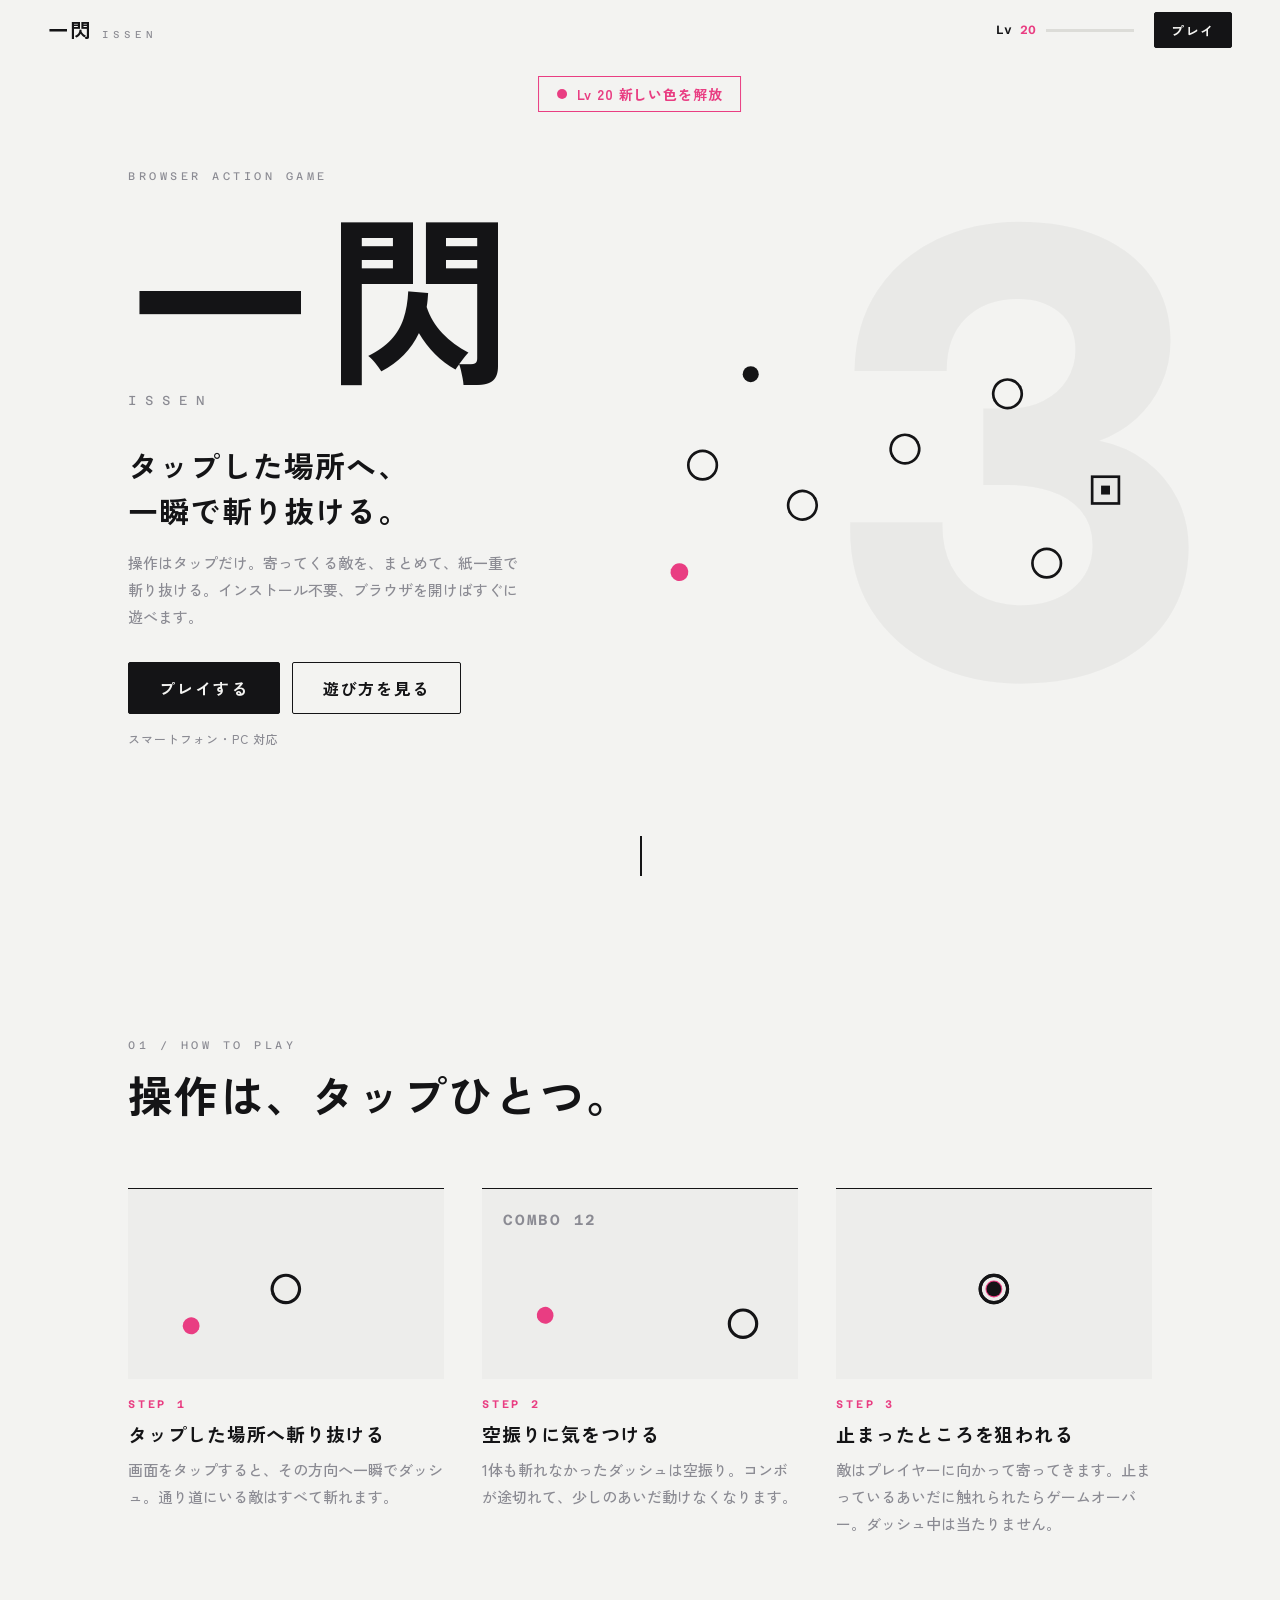
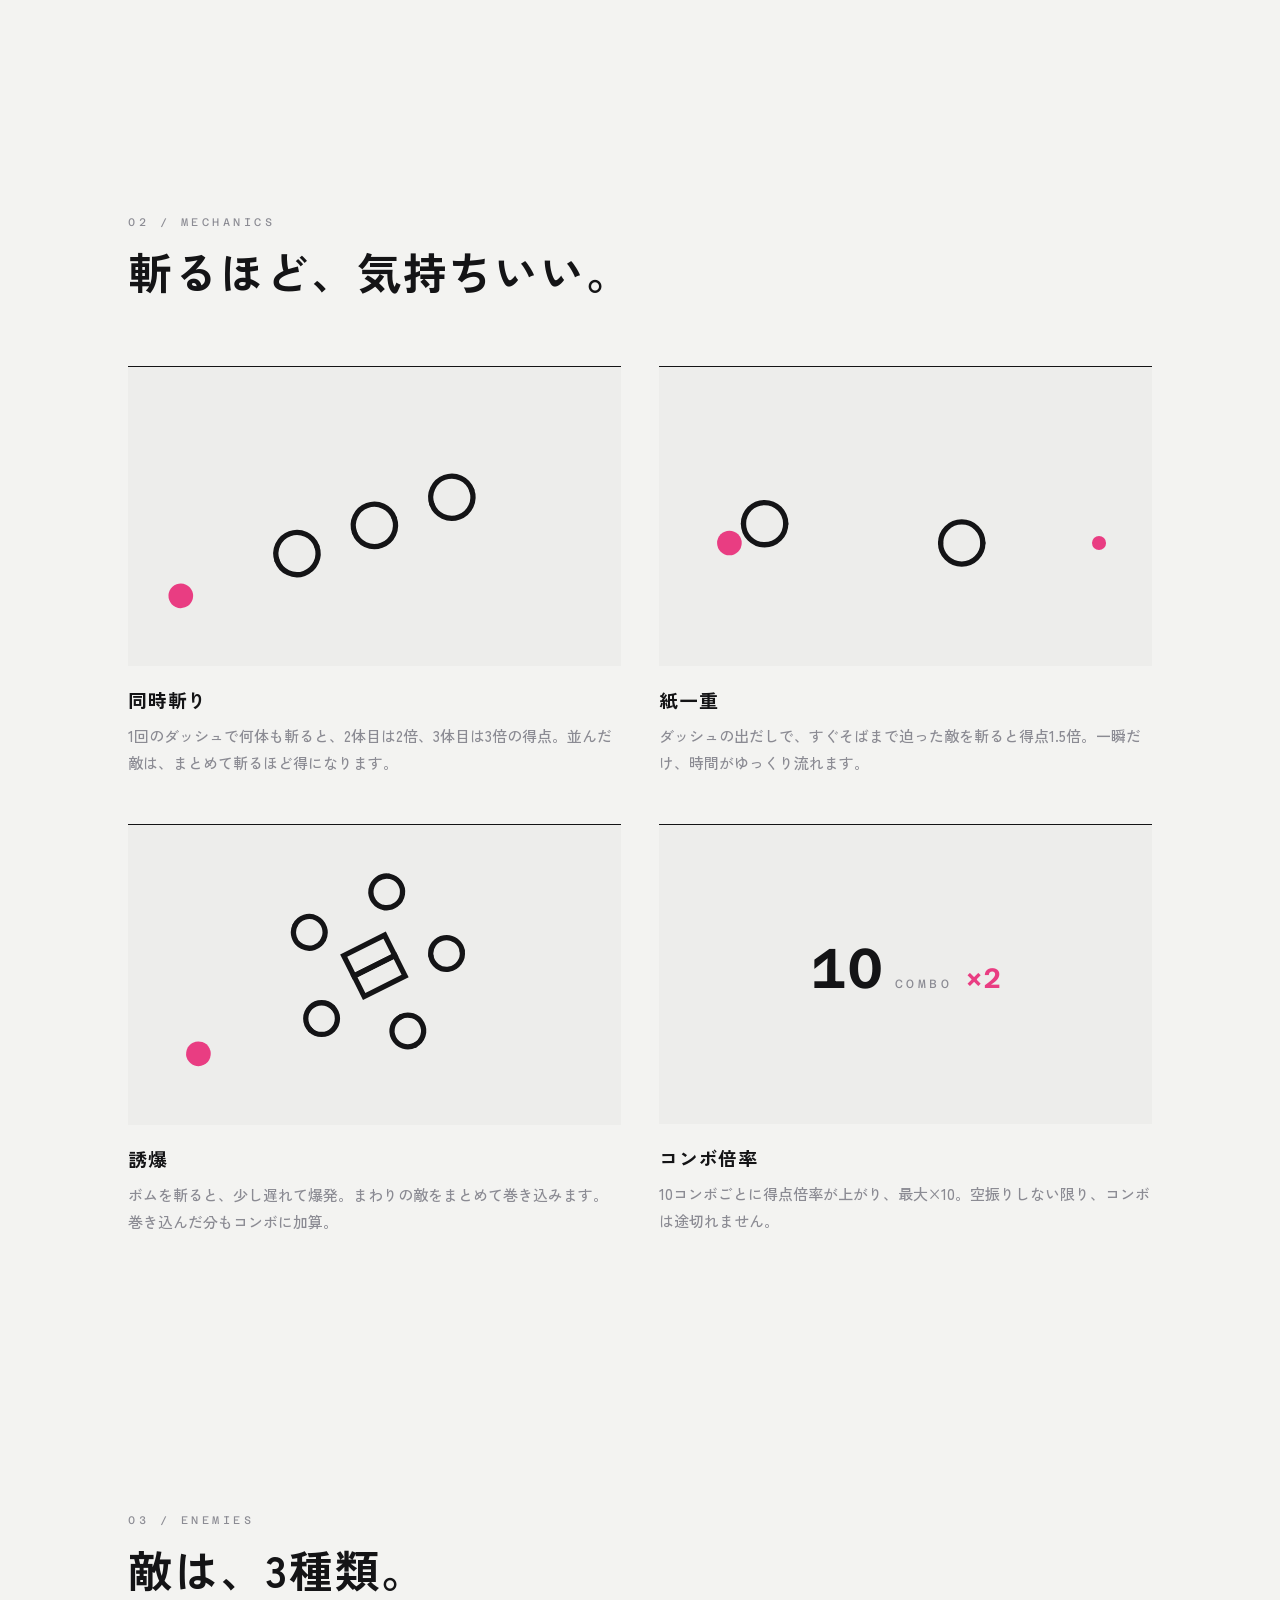
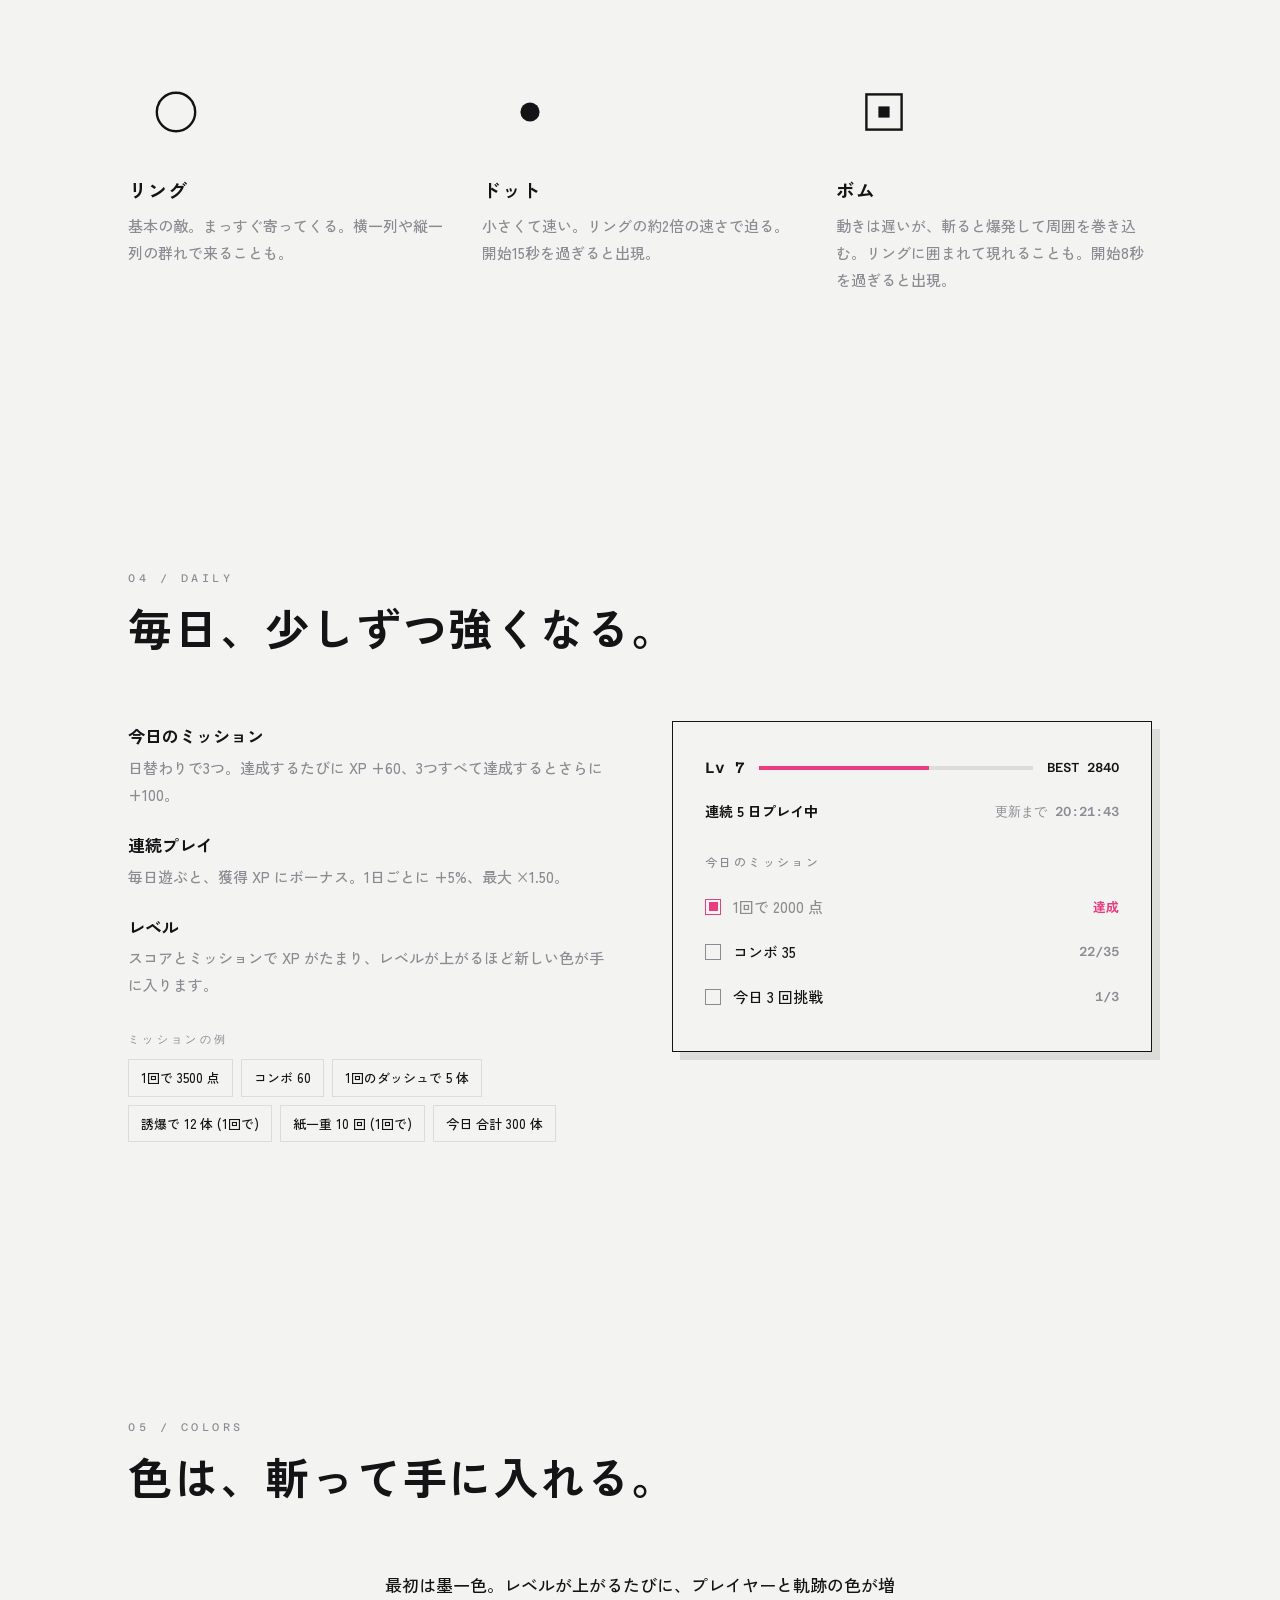
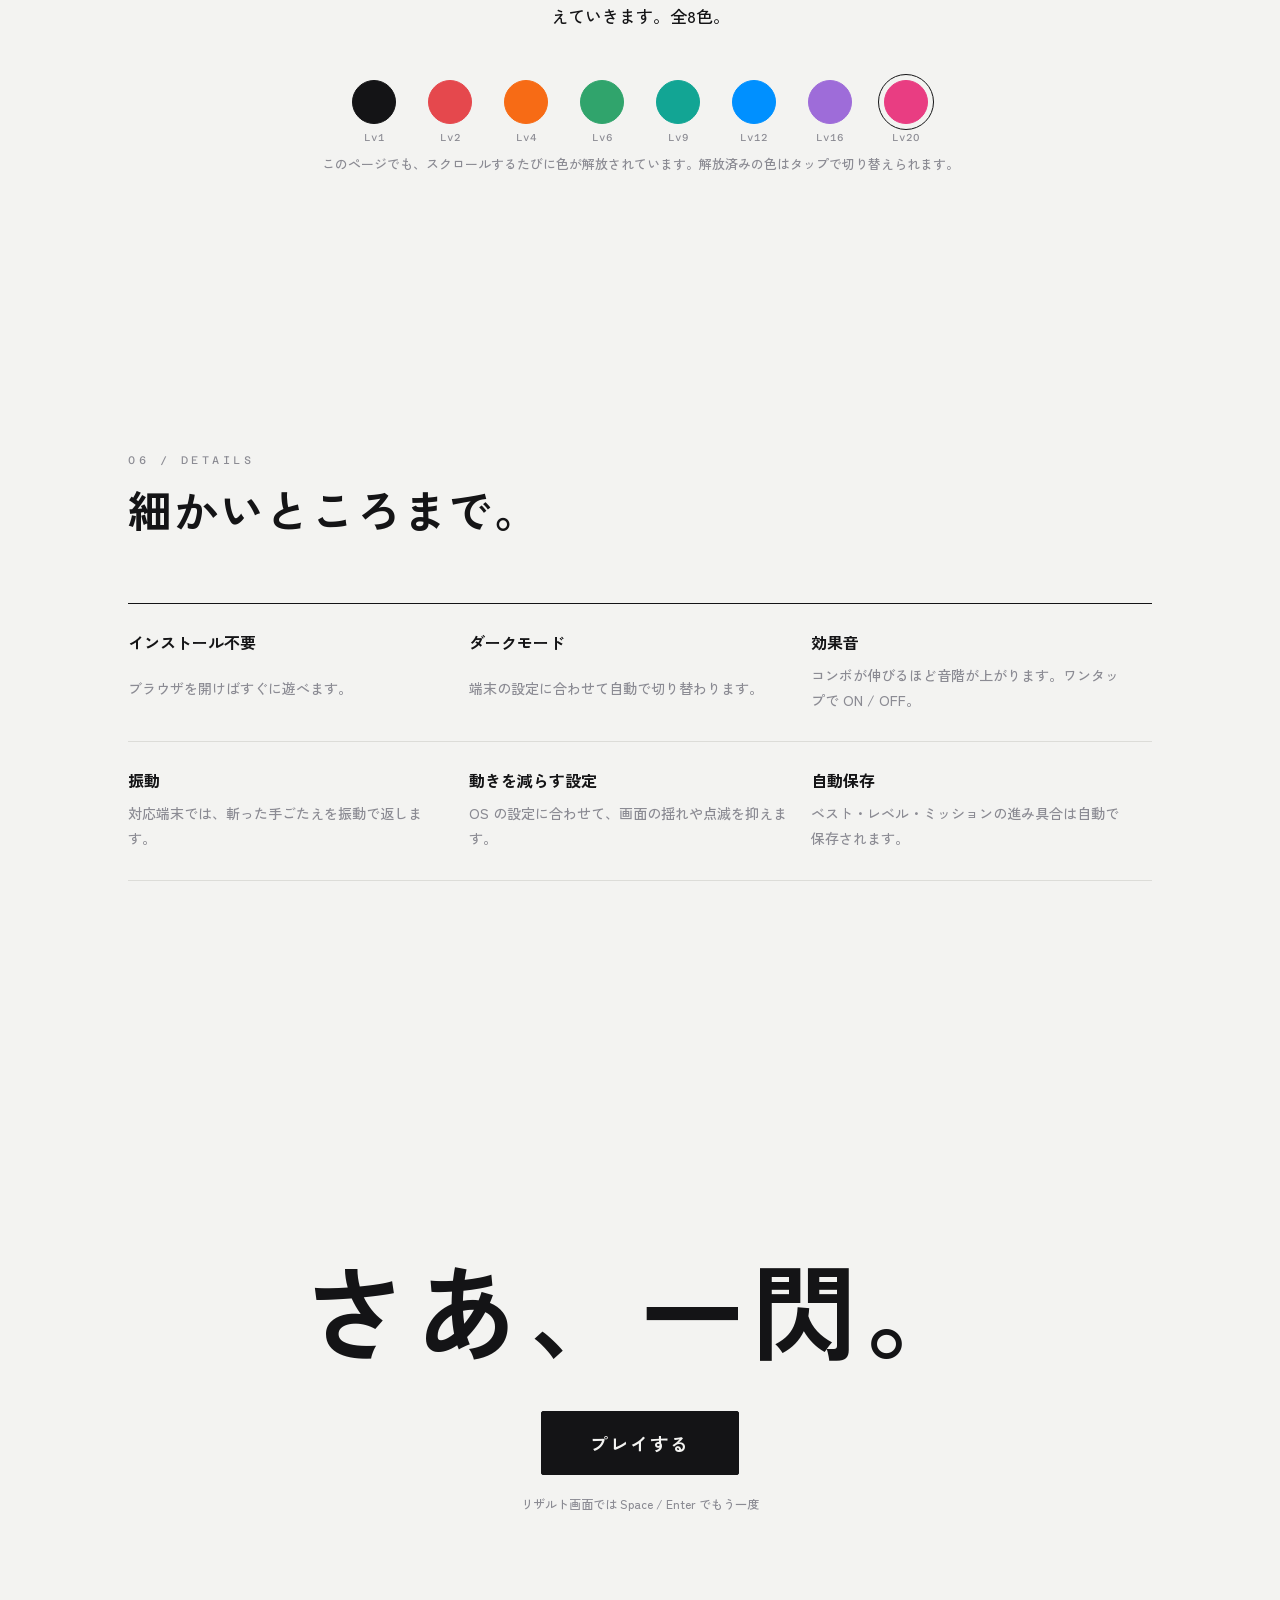
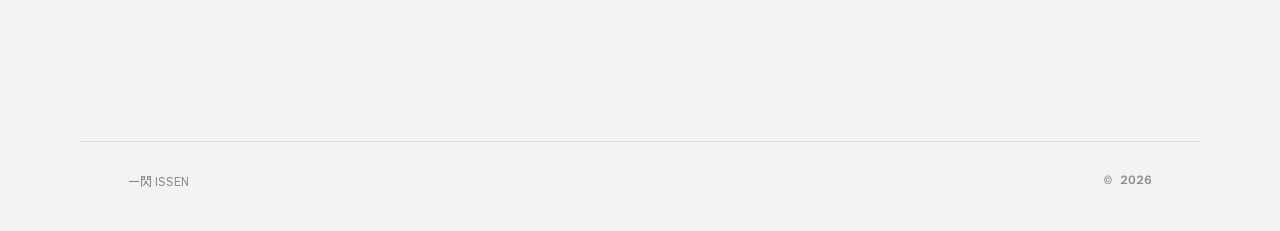
<file: index.html>
<!doctype html>
<html lang="ja">
<head>
<meta charset="utf-8">
<meta name="viewport" content="width=device-width, initial-scale=1, viewport-fit=cover">
<title>一閃 ISSEN — タップした場所へ、一瞬で斬り抜ける</title>
<meta name="description" content="操作はタップだけ。寄ってくる敵を、まとめて、紙一重で斬り抜ける。ブラウザですぐ遊べる斬撃アクション「一閃 ISSEN」。">
<meta property="og:title" content="一閃 ISSEN">
<meta property="og:description" content="タップした場所へ、一瞬で斬り抜ける。ブラウザですぐ遊べる斬撃アクション。">
<meta property="og:type" content="website">
<!-- <meta property="og:image" content="https://example.com/ogp.png"> 公開時に設定 -->
<meta name="theme-color" content="#F3F3F1" media="(prefers-color-scheme: light)">
<meta name="theme-color" content="#101012" media="(prefers-color-scheme: dark)">
<link rel="icon" href="data:image/svg+xml,%3Csvg xmlns='http://www.w3.org/2000/svg' viewBox='0 0 64 64'%3E%3Crect width='64' height='64' rx='14' fill='%23141416'/%3E%3Cline x1='14' y1='48' x2='46' y2='18' stroke='%23F3F3F1' stroke-width='6' stroke-linecap='round'/%3E%3Ccircle cx='48' cy='16' r='7' fill='%23E5484D'/%3E%3C/svg%3E">
<link rel="preconnect" href="https://fonts.googleapis.com">
<link rel="preconnect" href="https://fonts.gstatic.com" crossorigin>
<link rel="stylesheet" href="https://fonts.googleapis.com/css2?family=Azeret+Mono:wght@400;600&family=Zen+Kaku+Gothic+New:wght@500;700&display=swap">
<link rel="stylesheet" href="style.css">
</head>
<body>

<!-- ゲーム本体へのリンク先。公開URLが決まったら、すべての .js-play の href を書き換えてください -->

<header class="nav">
  <a class="nav-logo" href="#top" aria-label="一閃 トップへ">一閃<span>ISSEN</span></a>
  <div class="hud" aria-hidden="true">
    <span class="hud-lv">Lv <b id="hudLv">1</b></span>
    <span class="hud-bar"><i id="hudBar"></i></span>
  </div>
  <a class="btn btn-sm js-play" href="issen.html">プレイ</a>
</header>

<div class="toast" id="toast" role="status" aria-live="polite"></div>

<main id="top">

  <!-- ============ HERO ============ -->
  <section class="hero" data-unlock="0">
    <div class="hero-bgnum" aria-hidden="true">3</div>
    <div class="hero-copy">
      <p class="eyebrow">BROWSER ACTION GAME</p>
      <h1 class="hero-title">一閃</h1>
      <p class="hero-sub">ISSEN</p>
      <p class="hero-lead">タップした場所へ、<br>一瞬で斬り抜ける。</p>
      <p class="hero-desc">操作はタップだけ。寄ってくる敵を、まとめて、紙一重で斬り抜ける。インストール不要、ブラウザを開けばすぐに遊べます。</p>
      <div class="hero-cta">
        <a class="btn js-play" href="issen.html"><span>プレイする</span></a>
        <a class="btn btn-ghost" href="#how">遊び方を見る</a>
      </div>
      <p class="hero-note">スマートフォン・PC 対応</p>
    </div>

    <figure class="hero-stage" aria-hidden="true">
      <svg class="anim stage" viewBox="0 0 600 420">
        <g class="world">
          <!-- idle enemies -->
          <g transform="translate(482 330)"><circle class="e-ring float" r="16"/></g>
          <g transform="translate(150 118)"><circle class="e-dot float f2" r="9"/></g>
          <g transform="translate(548 248)"><g class="e-bomb"><rect x="-15" y="-15" width="30" height="30"/><rect class="core" x="-5" y="-5" width="10" height="10"/></g></g>
          <g transform="translate(96 220)"><circle class="e-ring float f3" r="16"/></g>

          <!-- dash trail -->
          <line class="trail" x1="70" y1="340" x2="530" y2="90" pathLength="100"/>

          <!-- slashed rings -->
          <g transform="translate(208 265) rotate(-28.5)" style="--hit:0s">
            <line class="cut" x1="-44" y1="0" x2="44" y2="0"/>
            <path class="half a" d="M-16 0A16 16 0 0 1 16 0"/>
            <path class="half b" d="M-16 0A16 16 0 0 0 16 0"/>
          </g>
          <g transform="translate(323 202) rotate(-28.5)" style="--hit:.05s">
            <line class="cut" x1="-44" y1="0" x2="44" y2="0"/>
            <path class="half a" d="M-16 0A16 16 0 0 1 16 0"/>
            <path class="half b" d="M-16 0A16 16 0 0 0 16 0"/>
          </g>
          <g transform="translate(438 140) rotate(-28.5)" style="--hit:.11s">
            <line class="cut" x1="-44" y1="0" x2="44" y2="0"/>
            <path class="half a" d="M-16 0A16 16 0 0 1 16 0"/>
            <path class="half b" d="M-16 0A16 16 0 0 0 16 0"/>
          </g>

          <text class="pop" x="208" y="230" style="--hit:0s">+10</text>
          <text class="pop" x="323" y="167" style="--hit:.05s">+20</text>
          <text class="pop" x="438" y="105" style="--hit:.11s">+30</text>

          <g transform="translate(530 90)"><circle class="burst" r="14" style="--hit:.16s"/></g>
          <text class="pop pop-big jp accent" x="520" y="44" style="--hit:.2s">3 斬</text>

          <!-- player -->
          <g transform="translate(70 340)">
            <g class="player" style="--dx:460px; --dy:-250px">
              <g transform="rotate(-28.5)"><circle class="body" r="10"/></g>
            </g>
          </g>
        </g>
      </svg>
    </figure>

    <a class="scroll-hint" href="#how" aria-label="下へスクロール"><span></span></a>
  </section>

  <!-- ============ HOW TO PLAY ============ -->
  <section class="sec" id="how" data-unlock="1">
    <div class="sec-head reveal">
      <p class="sec-idx">01 / HOW TO PLAY</p>
      <h2>操作は、タップひとつ。</h2>
    </div>

    <ol class="steps">
      <li class="step reveal">
        <svg class="anim fig" viewBox="0 0 300 180" aria-hidden="true">
          <g transform="translate(240 60)">
            <circle class="tap" r="16"/>
            <circle class="tapdot" r="4"/>
          </g>
          <line class="trail" x1="60" y1="130" x2="240" y2="60" pathLength="100"/>
          <g transform="translate(150 95) rotate(-21.3)" style="--hit:.04s">
            <line class="cut" x1="-36" y1="0" x2="36" y2="0"/>
            <path class="half a" d="M-13 0A13 13 0 0 1 13 0"/>
            <path class="half b" d="M-13 0A13 13 0 0 0 13 0"/>
          </g>
          <text class="pop" x="150" y="66" style="--hit:.04s">+10</text>
          <g transform="translate(60 130)">
            <g class="player" style="--dx:180px; --dy:-70px">
              <g transform="rotate(-21.3)"><circle class="body" r="8"/></g>
            </g>
          </g>
        </svg>
        <p class="step-no">STEP 1</p>
        <h3>タップした場所へ斬り抜ける</h3>
        <p>画面をタップすると、その方向へ一瞬でダッシュ。通り道にいる敵はすべて斬れます。</p>
      </li>

      <li class="step reveal">
        <svg class="anim fig" viewBox="0 0 300 180" aria-hidden="true">
          <text class="combo-a" x="20" y="34">COMBO 12</text>
          <text class="combo-b" x="20" y="34">COMBO 0</text>
          <g transform="translate(248 128)"><circle class="e-ring float" r="13"/></g>
          <g transform="translate(240 70)">
            <circle class="tap" r="16"/>
            <circle class="tapdot" r="4"/>
          </g>
          <line class="trail" x1="60" y1="120" x2="240" y2="70" pathLength="100"/>
          <text class="pop mute" x="212" y="40" style="--hit:.2s">BREAK</text>
          <g transform="translate(60 120)">
            <g class="player" style="--dx:180px; --dy:-50px">
              <g transform="rotate(-15.5)">
                <circle class="body recover-fill" r="8"/>
                <circle class="recover-ring" r="8"/>
              </g>
            </g>
          </g>
        </svg>
        <p class="step-no">STEP 2</p>
        <h3>空振りに気をつける</h3>
        <p>1体も斬れなかったダッシュは空振り。コンボが途切れて、少しのあいだ動けなくなります。</p>
      </li>

      <li class="step reveal">
        <svg class="anim fig" viewBox="0 0 300 180" aria-hidden="true">
          <g transform="translate(150 95)">
            <circle class="body die-body" r="8"/>
            <circle class="die-ring" r="8"/>
            <g class="die-sparks">
              <line x1="14" y1="0" x2="26" y2="0"/>
              <line x1="-14" y1="0" x2="-26" y2="0"/>
              <line x1="0" y1="14" x2="0" y2="26"/>
              <line x1="0" y1="-14" x2="0" y2="-26"/>
              <line x1="10" y1="10" x2="18" y2="18"/>
              <line x1="-10" y1="-10" x2="-18" y2="-18"/>
              <line x1="10" y1="-10" x2="18" y2="-18"/>
              <line x1="-10" y1="10" x2="-18" y2="18"/>
            </g>
          </g>
          <g transform="translate(150 95)"><circle class="e-ring approach a1" r="13"/></g>
          <g transform="translate(150 95)"><circle class="e-ring approach a2" r="13"/></g>
          <g transform="translate(150 95)"><circle class="e-dot approach a3" r="7"/></g>
        </svg>
        <p class="step-no">STEP 3</p>
        <h3>止まったところを狙われる</h3>
        <p>敵はプレイヤーに向かって寄ってきます。止まっているあいだに触れられたらゲームオーバー。ダッシュ中は当たりません。</p>
      </li>
    </ol>
  </section>

  <!-- ============ MECHANICS ============ -->
  <section class="sec" id="mechanics" data-unlock="2">
    <div class="sec-head reveal">
      <p class="sec-idx">02 / MECHANICS</p>
      <h2>斬るほど、気持ちいい。</h2>
    </div>

    <div class="cards">
      <article class="card reveal">
        <svg class="anim fig" viewBox="0 0 280 170" aria-hidden="true">
          <g class="world">
            <line class="trail" x1="30" y1="130" x2="250" y2="50" pathLength="100"/>
            <g transform="translate(96 106) rotate(-20)" style="--hit:0s">
              <line class="cut" x1="-34" y1="0" x2="34" y2="0"/>
              <path class="half a" d="M-12 0A12 12 0 0 1 12 0"/><path class="half b" d="M-12 0A12 12 0 0 0 12 0"/>
            </g>
            <g transform="translate(140 90) rotate(-20)" style="--hit:.04s">
              <line class="cut" x1="-34" y1="0" x2="34" y2="0"/>
              <path class="half a" d="M-12 0A12 12 0 0 1 12 0"/><path class="half b" d="M-12 0A12 12 0 0 0 12 0"/>
            </g>
            <g transform="translate(184 74) rotate(-20)" style="--hit:.09s">
              <line class="cut" x1="-34" y1="0" x2="34" y2="0"/>
              <path class="half a" d="M-12 0A12 12 0 0 1 12 0"/><path class="half b" d="M-12 0A12 12 0 0 0 12 0"/>
            </g>
            <text class="pop sm" x="96" y="80" style="--hit:0s">+10</text>
            <text class="pop sm" x="140" y="64" style="--hit:.04s">+20</text>
            <text class="pop sm" x="184" y="48" style="--hit:.09s">+30</text>
            <g transform="translate(250 50)"><circle class="burst" r="10" style="--hit:.16s"/></g>
            <text class="pop jp accent" x="232" y="150" style="--hit:.2s">3 斬</text>
            <g transform="translate(30 130)">
              <g class="player" style="--dx:220px; --dy:-80px">
                <g transform="rotate(-20)"><circle class="body" r="7"/></g>
              </g>
            </g>
          </g>
        </svg>
        <h3>同時斬り</h3>
        <p>1回のダッシュで何体も斬ると、2体目は2倍、3体目は3倍の得点。並んだ敵は、まとめて斬るほど得になります。</p>
      </article>

      <article class="card reveal">
        <svg class="anim fig" viewBox="0 0 280 170" aria-hidden="true">
          <g class="world">
            <line class="trail" x1="40" y1="100" x2="250" y2="100" pathLength="100"/>
            <g transform="translate(60 89)" style="--hit:-.06s">
              <line class="cut" x1="-34" y1="0" x2="34" y2="0"/>
              <path class="half a" d="M-12 0A12 12 0 0 1 12 0"/><path class="half b" d="M-12 0A12 12 0 0 0 12 0"/>
            </g>
            <g transform="translate(172 100)" style="--hit:.07s">
              <line class="cut" x1="-34" y1="0" x2="34" y2="0"/>
              <path class="half a" d="M-12 0A12 12 0 0 1 12 0"/><path class="half b" d="M-12 0A12 12 0 0 0 12 0"/>
            </g>
            <text class="pop sm accent" x="60" y="60" style="--hit:-.06s">+15</text>
            <text class="pop jp accent slowpop" x="60" y="136" style="--hit:-.06s">紙一重</text>
            <text class="pop sm" x="172" y="74" style="--hit:.07s">+20</text>
            <g transform="translate(250 100)"><circle class="burst" r="10" style="--hit:.16s"/></g>
            <g transform="translate(40 100)">
              <g class="player" style="--dx:210px; --dy:0px">
                <circle class="body" r="7"/>
              </g>
            </g>
          </g>
        </svg>
        <h3>紙一重</h3>
        <p>ダッシュの出だしで、すぐそばまで迫った敵を斬ると得点1.5倍。一瞬だけ、時間がゆっくり流れます。</p>
      </article>

      <article class="card reveal">
        <svg class="anim fig" viewBox="0 0 280 170" aria-hidden="true">
          <g class="world boom-shake">
            <line class="trail" x1="40" y1="130" x2="240" y2="30" pathLength="100"/>
            <g transform="translate(140 80)"><circle class="boom" r="60" style="--hit:.14s"/></g>
            <g transform="translate(140 80)"><circle class="boom thin" r="42" style="--hit:.16s"/></g>
            <g transform="translate(140 80) rotate(-26.6)" style="--hit:.04s">
              <line class="cut" x1="-34" y1="0" x2="34" y2="0"/>
              <rect class="half a bomb-half" x="-13" y="-13" width="26" height="13"/>
              <rect class="half b bomb-half" x="-13" y="0" width="26" height="13"/>
            </g>
            <g transform="translate(110 110) rotate(135)" style="--hit:.14s"><path class="half a" d="M-9 0A9 9 0 0 1 9 0"/><path class="half b" d="M-9 0A9 9 0 0 0 9 0"/></g>
            <g transform="translate(103 61) rotate(207)" style="--hit:.14s"><path class="half a" d="M-9 0A9 9 0 0 1 9 0"/><path class="half b" d="M-9 0A9 9 0 0 0 9 0"/></g>
            <g transform="translate(147 38) rotate(279)" style="--hit:.14s"><path class="half a" d="M-9 0A9 9 0 0 1 9 0"/><path class="half b" d="M-9 0A9 9 0 0 0 9 0"/></g>
            <g transform="translate(181 73) rotate(351)" style="--hit:.14s"><path class="half a" d="M-9 0A9 9 0 0 1 9 0"/><path class="half b" d="M-9 0A9 9 0 0 0 9 0"/></g>
            <g transform="translate(159 117) rotate(63)" style="--hit:.14s"><path class="half a" d="M-9 0A9 9 0 0 1 9 0"/><path class="half b" d="M-9 0A9 9 0 0 0 9 0"/></g>
            <text class="pop jp accent" x="60" y="40" style="--hit:.2s">誘爆 ×5</text>
            <g transform="translate(40 130)">
              <g class="player" style="--dx:200px; --dy:-100px">
                <g transform="rotate(-26.6)"><circle class="body" r="7"/></g>
              </g>
            </g>
          </g>
        </svg>
        <h3>誘爆</h3>
        <p>ボムを斬ると、少し遅れて爆発。まわりの敵をまとめて巻き込みます。巻き込んだ分もコンボに加算。</p>
      </article>

      <article class="card reveal">
        <div class="fig combo-fig" aria-hidden="true">
          <span class="combo-burst"></span>
          <div class="ticker">
            <div class="ticker-list">
              <div class="t-row"><b>10</b><span>COMBO</span><i>×2</i></div>
              <div class="t-row"><b>25</b><span>COMBO</span><i>×3</i></div>
              <div class="t-row"><b>50</b><span>COMBO</span><i>×6</i></div>
              <div class="t-row"><b>100</b><span>COMBO</span><i>×10</i></div>
              <div class="t-row"><b>10</b><span>COMBO</span><i>×2</i></div>
            </div>
          </div>
        </div>
        <h3>コンボ倍率</h3>
        <p>10コンボごとに得点倍率が上がり、最大×10。空振りしない限り、コンボは途切れません。</p>
      </article>
    </div>
  </section>

  <!-- ============ ENEMIES ============ -->
  <section class="sec" id="enemies" data-unlock="3">
    <div class="sec-head reveal">
      <p class="sec-idx">03 / ENEMIES</p>
      <h2>敵は、3種類。</h2>
    </div>
    <ul class="enemies">
      <li class="enemy reveal">
        <svg class="anim icon" viewBox="0 0 120 120" aria-hidden="true">
          <g transform="translate(60 60)"><circle class="e-ring spawn" r="24"/></g>
        </svg>
        <div>
          <h3>リング</h3>
          <p>基本の敵。まっすぐ寄ってくる。横一列や縦一列の群れで来ることも。</p>
        </div>
      </li>
      <li class="enemy reveal">
        <svg class="anim icon" viewBox="0 0 120 120" aria-hidden="true">
          <g transform="translate(60 60)"><circle class="e-dot zip" r="12"/></g>
        </svg>
        <div>
          <h3>ドット</h3>
          <p>小さくて速い。リングの約2倍の速さで迫る。開始15秒を過ぎると出現。</p>
        </div>
      </li>
      <li class="enemy reveal">
        <svg class="anim icon" viewBox="0 0 120 120" aria-hidden="true">
          <g transform="translate(60 60)"><g class="e-bomb big"><rect x="-22" y="-22" width="44" height="44"/><rect class="core" x="-7" y="-7" width="14" height="14"/></g></g>
        </svg>
        <div>
          <h3>ボム</h3>
          <p>動きは遅いが、斬ると爆発して周囲を巻き込む。リングに囲まれて現れることも。開始8秒を過ぎると出現。</p>
        </div>
      </li>
    </ul>
  </section>

  <!-- ============ DAILY ============ -->
  <section class="sec" id="daily" data-unlock="4">
    <div class="sec-head reveal">
      <p class="sec-idx">04 / DAILY</p>
      <h2>毎日、少しずつ強くなる。</h2>
    </div>
    <div class="daily">
      <div class="daily-text reveal">
        <dl class="facts">
          <div>
            <dt>今日のミッション</dt>
            <dd>日替わりで3つ。達成するたびに XP +60、3つすべて達成するとさらに +100。</dd>
          </div>
          <div>
            <dt>連続プレイ</dt>
            <dd>毎日遊ぶと、獲得 XP にボーナス。1日ごとに +5%、最大 ×1.50。</dd>
          </div>
          <div>
            <dt>レベル</dt>
            <dd>スコアとミッションで XP がたまり、レベルが上がるほど新しい色が手に入ります。</dd>
          </div>
        </dl>
        <p class="chips-label">ミッションの例</p>
        <ul class="chips">
          <li>1回で 3500 点</li><li>コンボ 60</li><li>1回のダッシュで 5 体</li>
          <li>誘爆で 12 体 (1回で)</li><li>紙一重 10 回 (1回で)</li><li>今日 合計 300 体</li>
        </ul>
      </div>

      <div class="panel reveal" aria-label="ゲーム内のタイトル画面の例">
        <div class="panel-row">
          <span class="num b">Lv 7</span>
          <span class="pbar"><i style="width:62%"></i></span>
          <span class="num">BEST 2840</span>
        </div>
        <div class="panel-row">
          <span class="streak">連続 5 日プレイ中</span>
          <span class="num mute">更新まで <span id="left">--:--:--</span></span>
        </div>
        <p class="panel-label">今日のミッション</p>
        <ul class="missions">
          <li class="done"><i class="box"></i><span>1回で 2000 点</span><em>達成</em></li>
          <li><i class="box"></i><span>コンボ 35</span><em class="num">22/35</em></li>
          <li><i class="box"></i><span>今日 3 回挑戦</span><em class="num">1/3</em></li>
        </ul>
      </div>
    </div>
  </section>

  <!-- ============ COLORS ============ -->
  <section class="sec" id="colors" data-unlock="5">
    <div class="sec-head reveal">
      <p class="sec-idx">05 / COLORS</p>
      <h2>色は、斬って手に入れる。</h2>
    </div>
    <div class="colors reveal">
      <p class="colors-lead">最初は墨一色。レベルが上がるたびに、プレイヤーと軌跡の色が増えていきます。全8色。</p>
      <div class="swatches" id="swatches" role="group" aria-label="アクセントカラー"></div>
      <p class="colors-note">このページでも、スクロールするたびに色が解放されています。解放済みの色はタップで切り替えられます。</p>
    </div>
  </section>

  <!-- ============ DETAILS ============ -->
  <section class="sec" id="details" data-unlock="6">
    <div class="sec-head reveal">
      <p class="sec-idx">06 / DETAILS</p>
      <h2>細かいところまで。</h2>
    </div>
    <ul class="details">
      <li class="reveal"><b>インストール不要</b><span>ブラウザを開けばすぐに遊べます。</span></li>
      <li class="reveal"><b>ダークモード</b><span>端末の設定に合わせて自動で切り替わります。</span></li>
      <li class="reveal"><b>効果音</b><span>コンボが伸びるほど音階が上がります。ワンタップで ON / OFF。</span></li>
      <li class="reveal"><b>振動</b><span>対応端末では、斬った手ごたえを振動で返します。</span></li>
      <li class="reveal"><b>動きを減らす設定</b><span>OS の設定に合わせて、画面の揺れや点滅を抑えます。</span></li>
      <li class="reveal"><b>自動保存</b><span>ベスト・レベル・ミッションの進み具合は自動で保存されます。</span></li>
    </ul>
  </section>

  <!-- ============ FINAL CTA ============ -->
  <section class="final" data-unlock="7">
    <div class="reveal">
      <p class="final-title">さあ、一閃。</p>
      <a class="btn btn-lg js-play" href="issen.html"><span>プレイする</span></a>
      <p class="final-note">リザルト画面では Space / Enter でもう一度</p>
    </div>
  </section>
</main>

<footer class="footer">
  <span>一閃 ISSEN</span>
  <span class="num">© 2026</span>
</footer>

<script src="main.js"></script>
</body>
</html>
</file>
<file: style.css>
/* =========================================================
   一閃 ISSEN — Landing Page
   ゲーム本体と同じ「紙に墨、アクセントは1色だけ」の方針。
   ========================================================= */

:root {
  --bg: #F3F3F1;
  --ink: #141416;
  --mute: #8B8B93;
  --faint: #DCDCD8;
  --accent: var(--ink);          /* main.js が解放状況に応じて差し替える */
  --jp: "Zen Kaku Gothic New", "Hiragino Sans", "Yu Gothic", sans-serif;
  --num: "Azeret Mono", ui-monospace, Menlo, Consolas, monospace;
  --max: 1120px;
  --pad: clamp(20px, 5vw, 48px);
  --T: 4s;                       /* SVG アニメーションの1ループ */
}
@media (prefers-color-scheme: dark) {
  :root { --bg: #101012; --ink: #ECECEA; --mute: #7C7C84; --faint: #2A2A2E; color-scheme: dark; }
}

*, *::before, *::after { box-sizing: border-box; }
html { scroll-behavior: smooth; -webkit-text-size-adjust: 100%; }
body {
  margin: 0;
  background: var(--bg);
  color: var(--ink);
  font: 500 16px/1.8 var(--jp);
  -webkit-font-smoothing: antialiased;
  -webkit-tap-highlight-color: transparent;
  overflow-x: hidden;
}
h1, h2, h3, p, ol, ul, dl, dd, figure { margin: 0; padding: 0; }
ul, ol { list-style: none; }
a { color: inherit; }
::selection { background: var(--accent); color: var(--bg); }
.num { font-family: var(--num); }
.mute { color: var(--mute); }

/* ---------- buttons ---------- */
.btn {
  position: relative; white-space: nowrap;
  display: inline-flex; align-items: center; justify-content: center;
  height: 52px; padding: 0 30px;
  background: var(--ink); color: var(--bg);
  font: 700 16px/1 var(--jp); letter-spacing: .12em;
  text-decoration: none; border: 1.5px solid var(--ink); border-radius: 2px;
  overflow: hidden; isolation: isolate;
  transition: transform .15s ease;
}
.btn::after {               /* hover で一筋の斬撃 */
  content: ""; position: absolute; z-index: -1;
  left: -20%; top: 50%; width: 140%; height: 3px;
  background: var(--accent);
  transform: translateY(-50%) rotate(-12deg) scaleX(0); transform-origin: left center;
  transition: transform .28s cubic-bezier(.2,.8,.2,1);
}
.btn:hover::after, .btn:focus-visible::after { transform: translateY(-50%) rotate(-12deg) scaleX(1); }
.btn:active { transform: scale(.97); }
.btn:focus-visible { outline: 2px solid var(--accent); outline-offset: 3px; }
.btn-ghost { background: transparent; color: var(--ink); }
.btn-sm { height: 36px; padding: 0 16px; font-size: 13px; }
.btn-lg { height: 64px; padding: 0 48px; font-size: 18px; }

/* ---------- nav ---------- */
.nav {
  position: fixed; inset: 0 0 auto 0; z-index: 50;
  display: flex; align-items: center; gap: 20px;
  height: 60px; padding: 0 var(--pad);
  background: color-mix(in srgb, var(--bg) 82%, transparent);
  -webkit-backdrop-filter: blur(10px); backdrop-filter: blur(10px);
}
.nav-logo { font: 700 20px/1 var(--jp); letter-spacing: .1em; text-decoration: none; display: flex; align-items: baseline; gap: 10px; }
.nav-logo span { font: 400 10px/1 var(--num); letter-spacing: .4em; color: var(--mute); }
.hud { margin-left: auto; display: flex; align-items: center; gap: 10px; font: 600 12px/1 var(--num); }
.hud-lv b { font-weight: 600; color: var(--accent); transition: color .4s; }
.hud-bar { width: 88px; height: 3px; background: var(--faint); }
.hud-bar i { display: block; height: 100%; width: 0; background: var(--accent); transition: background .4s; }

/* ---------- toast ---------- */
.toast {
  position: fixed; left: 50%; top: 76px; z-index: 60;
  display: flex; align-items: center; gap: 10px;
  padding: 10px 18px; border: 1.5px solid var(--accent); background: var(--bg);
  font: 700 14px/1 var(--jp); letter-spacing: .06em; color: var(--accent);
  opacity: 0; transform: translate(-50%, -10px); pointer-events: none; white-space: nowrap;
  transition: opacity .25s, transform .25s cubic-bezier(.2,.8,.2,1);
}
.toast.show { opacity: 1; transform: translate(-50%, 0); }
.toast i { width: 10px; height: 10px; border-radius: 50%; background: var(--accent); }

/* ---------- hero ---------- */
.hero {
  position: relative;
  min-height: 100svh;
  max-width: var(--max); margin: 0 auto;
  padding: 100px var(--pad) 80px;
  display: grid; grid-template-columns: 1fr 1.15fr; align-items: center; gap: 24px;
}
.hero-bgnum {
  position: absolute; right: -2vw; top: 50%; transform: translateY(-50%);
  font: 600 min(56vw, 640px)/1 var(--num); color: var(--ink); opacity: .04;
  pointer-events: none; user-select: none; z-index: -1;
}
.eyebrow, .sec-idx { font: 400 11px/1 var(--num); letter-spacing: .32em; color: var(--mute); }
.hero-title {
  margin-top: 18px;
  font: 700 clamp(96px, 15vw, 184px)/1 var(--jp); letter-spacing: .08em;
}
.hero-sub { margin-top: 10px; font: 400 13px/1 var(--num); letter-spacing: .7em; color: var(--mute); }
.hero-lead { margin-top: 36px; font-size: clamp(22px, 2.6vw, 30px); font-weight: 700; line-height: 1.5; letter-spacing: .04em; }
.hero-desc { margin-top: 16px; max-width: 26em; color: var(--mute); font-size: 15px; }
.hero-cta { margin-top: 32px; display: flex; flex-wrap: wrap; gap: 12px; }
.hero-note { margin-top: 14px; font-size: 12px; color: var(--mute); letter-spacing: .08em; }
.hero-stage { width: 100%; }
.stage { width: 100%; height: auto; overflow: visible; }

.scroll-hint { position: absolute; left: 50%; bottom: 24px; width: 24px; height: 40px; transform: translateX(-50%); }
.scroll-hint span { position: absolute; left: 50%; top: 0; width: 1.5px; height: 100%; background: var(--faint); overflow: hidden; }
.scroll-hint span::after { content: ""; position: absolute; inset: 0; background: var(--ink); animation: k-hint 1.8s cubic-bezier(.6,0,.2,1) infinite; }
@keyframes k-hint { 0% { transform: translateY(-100%); } 60%, 100% { transform: translateY(100%); } }

/* ---------- sections ---------- */
.sec { max-width: var(--max); margin: 0 auto; padding: clamp(80px, 12vw, 140px) var(--pad); }
.sec-head { margin-bottom: clamp(36px, 6vw, 64px); }
.sec-head h2 { margin-top: 14px; font: 700 clamp(28px, 4.2vw, 44px)/1.35 var(--jp); letter-spacing: .04em; }
h3 { font: 700 19px/1.5 var(--jp); letter-spacing: .04em; }

.js .reveal { opacity: 0; transform: translateY(18px); transition: opacity .7s ease, transform .7s cubic-bezier(.2,.8,.2,1); }
.js .reveal.in { opacity: 1; transform: none; }

/* how to play */
.steps { display: grid; grid-template-columns: repeat(3, 1fr); gap: clamp(20px, 3vw, 40px); }
.step .fig { margin-bottom: 20px; }
.step-no { font: 600 11px/1 var(--num); letter-spacing: .25em; color: var(--accent); margin-bottom: 10px; transition: color .4s; }
.step p:last-child, .card p, .enemy p { margin-top: 8px; color: var(--mute); font-size: 15px; }
.fig { display: block; width: 100%; height: auto; border-top: 1.5px solid var(--ink); background: color-mix(in srgb, var(--ink) 2.5%, transparent); overflow: visible; }

/* mechanics */
.cards { display: grid; grid-template-columns: repeat(2, 1fr); gap: clamp(28px, 4vw, 48px) clamp(20px, 3vw, 40px); }
.card .fig { margin-bottom: 20px; }

.combo-fig { position: relative; aspect-ratio: 280 / 170; display: grid; place-items: center; overflow: hidden; }
.combo-burst {
  position: absolute; left: 50%; top: 50%; width: 120px; height: 120px; margin: -60px 0 0 -60px;
  border: 2px solid var(--accent); border-radius: 50%; opacity: 0;
  animation: k-cburst 2s linear 1.6s infinite;
}
@keyframes k-cburst { 0% { opacity: .9; transform: scale(.2); } 45%, 100% { opacity: 0; transform: scale(2.4); } }
.ticker { position: relative; height: 80px; overflow: hidden; }
.ticker-list { animation: k-ticker 8s cubic-bezier(.7,0,.2,1.2) infinite; }
.t-row { height: 80px; display: flex; align-items: baseline; justify-content: center; gap: 12px; padding-top: 6px; }
.t-row b { font: 600 56px/1 var(--num); }
.t-row span { font: 400 12px/1 var(--num); letter-spacing: .3em; color: var(--mute); }
.t-row i { font: 600 28px/1 var(--num); font-style: normal; color: var(--accent); transition: color .4s; }
@keyframes k-ticker {
  0%, 20% { transform: translateY(0); }
  25%, 45% { transform: translateY(-80px); }
  50%, 70% { transform: translateY(-160px); }
  75%, 95% { transform: translateY(-240px); }
  100% { transform: translateY(-320px); }
}

/* enemies */
.enemies { display: grid; grid-template-columns: repeat(3, 1fr); gap: clamp(20px, 3vw, 40px); }
.enemy { display: flex; flex-direction: column; gap: 16px; }
.icon { width: 96px; height: 96px; overflow: visible; }

/* daily */
.daily { display: grid; grid-template-columns: 1fr 1fr; gap: clamp(32px, 5vw, 72px); align-items: start; }
.facts { display: grid; gap: 22px; }
.facts dt { font-weight: 700; font-size: 17px; }
.facts dd { color: var(--mute); font-size: 15px; margin-top: 2px; }
.chips-label { margin-top: 36px; font: 400 11px/1 var(--num); letter-spacing: .3em; color: var(--mute); }
.chips { margin-top: 14px; display: flex; flex-wrap: wrap; gap: 8px; }
.chips li { padding: 6px 12px; border: 1.5px solid var(--faint); font-size: 13px; }

.panel { border: 1.5px solid var(--ink); padding: clamp(20px, 3vw, 32px); background: var(--bg); box-shadow: 8px 8px 0 var(--faint); }
.panel-row { display: flex; align-items: center; gap: 14px; margin-bottom: 18px; font-size: 14px; }
.panel-row .num { font-size: 13px; }
.panel-row .b { font-weight: 600; font-size: 15px; }
.panel-row > :last-child { margin-left: auto; }
.pbar { flex: 1; height: 4px; background: var(--faint); }
.pbar i { display: block; height: 100%; background: var(--accent); transition: background .4s; }
.streak { font-weight: 700; }
.panel-label { margin: 26px 0 12px; font-size: 12px; letter-spacing: .2em; color: var(--mute); }
.missions li { display: flex; align-items: center; gap: 12px; padding: 9px 0; font-size: 15px; }
.missions .box { width: 16px; height: 16px; border: 1.5px solid var(--mute); position: relative; flex: none; }
.missions .done .box { border-color: var(--accent); }
.missions .done .box::after { content: ""; position: absolute; inset: 2.5px; background: var(--accent); }
.missions .done span { opacity: .45; }
.missions em { margin-left: auto; font-style: normal; font-size: 13px; color: var(--mute); }
.missions .done em { color: var(--accent); font-weight: 700; }

/* colors */
.colors { text-align: center; }
.colors-lead { max-width: 30em; margin: 0 auto; font-size: 17px; }
.colors-note { margin-top: 28px; color: var(--mute); font-size: 13px; }
.swatches { margin-top: 48px; display: flex; justify-content: center; flex-wrap: wrap; gap: clamp(14px, 3vw, 32px); }
.sw {
  position: relative; width: 44px; height: 44px; padding: 0; border-radius: 50%;
  border: 1.5px solid var(--faint); background: transparent; cursor: pointer;
  transition: transform .2s cubic-bezier(.2,.8,.2,1.4), background .3s, border-color .3s;
}
.sw.open { background: var(--c); border-color: var(--c); }
.sw.open:hover { transform: scale(1.12); }
.sw.sel::before { content: ""; position: absolute; inset: -7px; border: 1.5px solid var(--ink); border-radius: 50%; }
.sw.popin { animation: k-swpop .5s cubic-bezier(.2,.8,.2,1.6); }
@keyframes k-swpop { 0% { transform: scale(.3); } 100% { transform: scale(1); } }
.sw small { position: absolute; left: 50%; top: calc(100% + 10px); transform: translateX(-50%); font: 400 10px/1 var(--num); color: var(--mute); white-space: nowrap; }
.sw:focus-visible { outline: 2px solid var(--ink); outline-offset: 10px; }

/* details */
.details { display: grid; grid-template-columns: repeat(3, 1fr); border-top: 1.5px solid var(--ink); }
.details li { padding: 24px 20px 28px 0; border-bottom: 1.5px solid var(--faint); display: grid; gap: 6px; }
.details b { font-size: 16px; }
.details span { color: var(--mute); font-size: 14px; }

/* final */
.final { min-height: 80svh; display: grid; place-items: center; text-align: center; padding: 80px var(--pad); }
.final-title { font: 700 clamp(48px, 9vw, 104px)/1.2 var(--jp); letter-spacing: .08em; margin-bottom: 40px; }
.final-note { margin-top: 18px; font-size: 12px; color: var(--mute); }

.footer { max-width: var(--max); margin: 0 auto; padding: 28px var(--pad) 40px; display: flex; justify-content: space-between; font-size: 12px; color: var(--mute); border-top: 1.5px solid var(--faint); }

/* click slash effect */
.slash {
  position: fixed; z-index: 70; width: 140px; height: 3px; margin: -1.5px 0 0 -70px;
  border-radius: 3px; background: var(--accent); pointer-events: none;
  animation: k-slash .38s cubic-bezier(.2,.8,.2,1) forwards;
}
@keyframes k-slash {
  0% { transform: rotate(var(--a)) scaleX(0); opacity: 1; }
  45% { transform: rotate(var(--a)) scaleX(1); opacity: 1; }
  100% { transform: rotate(var(--a)) scaleX(1.15) scaleY(.3); opacity: 0; }
}

/* =========================================================
   SVG illustrations
   ========================================================= */
.anim [class] { transform-box: fill-box; transform-origin: center; }
.e-ring { fill: none; stroke: var(--ink); stroke-width: 3; }
.e-dot { fill: var(--ink); }
.e-bomb rect { fill: none; stroke: var(--ink); stroke-width: 3; }
.e-bomb .core { fill: var(--ink); stroke: none; }
.body { fill: var(--accent); transition: fill .4s; }
.trail { stroke: var(--accent); stroke-width: 10; stroke-linecap: round; stroke-dasharray: 100 100; stroke-dashoffset: 100; transition: stroke .4s; }
.fig .trail { stroke-width: 8; }
.half { fill: none; stroke: var(--ink); stroke-width: 3; stroke-linecap: round; }
.cut { stroke: var(--ink); stroke-width: 2; opacity: 0; }
.burst, .boom { fill: none; stroke: var(--accent); stroke-width: 3; opacity: 0; }
.boom { stroke: var(--ink); stroke-width: 4; }
.boom.thin { stroke-width: 1.5; }
.pop { font: 600 22px/1 var(--num); fill: var(--mute); text-anchor: middle; dominant-baseline: middle; opacity: 0; }
.pop.sm { font-size: 16px; }
.pop.jp { font-family: var(--jp); font-weight: 700; font-size: 20px; letter-spacing: .06em; }
.pop-big { font-size: 34px !important; }
.pop.accent { fill: var(--accent); }
.pop.mute { fill: var(--mute); letter-spacing: .1em; }
.combo-a, .combo-b { font: 600 14px/1 var(--num); fill: var(--mute); letter-spacing: .12em; }
.combo-b { opacity: 0; }
.tap { fill: none; stroke: var(--mute); stroke-width: 2; opacity: 0; }
.tapdot { fill: var(--mute); opacity: 0; }
.recover-ring { fill: none; stroke: var(--accent); stroke-width: 2.5; opacity: 0; }
.die-ring { fill: none; stroke: var(--accent); stroke-width: 3; opacity: 0; }
.die-sparks line { stroke: var(--accent); stroke-width: 2.5; stroke-linecap: round; }
.die-sparks { opacity: 0; }

/* timing: すべて同じ周期 (--T) で、--hit で「斬られる瞬間」をずらす */
.player     { animation: k-player var(--T) linear infinite; }
.player .body { animation: k-squash var(--T) linear infinite; }
.trail      { animation: k-trail var(--T) linear infinite; }
.half.a     { animation: k-half-a var(--T) linear infinite; animation-delay: var(--hit, 0s); }
.half.b     { animation: k-half-b var(--T) linear infinite; animation-delay: var(--hit, 0s); }
.cut        { animation: k-cut var(--T) linear infinite; animation-delay: var(--hit, 0s); }
.pop        { animation: k-pop var(--T) linear infinite; animation-delay: var(--hit, 0s); }
.burst      { animation: k-burst var(--T) linear infinite; animation-delay: var(--hit, 0s); }
.boom       { animation: k-boom var(--T) linear infinite; animation-delay: var(--hit, 0s); }
.world      { animation: k-shake var(--T) linear infinite; }
.boom-shake { animation-name: k-shake-big; }
.tap        { animation: k-tap var(--T) linear infinite; }
.tapdot     { animation: k-tapdot var(--T) linear infinite; }
.player .recover-fill { animation: k-squash var(--T) linear infinite, k-fill-off var(--T) linear infinite; }
.recover-ring { animation: k-ring-on var(--T) linear infinite; }
.combo-a    { animation: k-before var(--T) linear infinite; }
.combo-b    { animation: k-after var(--T) linear infinite; }
.float      { animation: k-float 3.2s ease-in-out infinite alternate; }
.float.f2   { animation-duration: 2.2s; animation-delay: -.8s; }
.float.f3   { animation-duration: 3.8s; animation-delay: -1.6s; }
.e-bomb     { animation: k-spin 4.5s linear infinite; }
.e-bomb .core { animation: k-core .6s ease-in-out infinite alternate; }
.spawn      { animation: k-spawn 2.4s cubic-bezier(.2,.8,.2,1.5) infinite; }
.zip        { animation: k-zip 1.6s cubic-bezier(.6,0,.4,1) infinite; }
.approach   { animation: k-approach var(--T) linear infinite; }
.approach.a1 { --fx: -120px; --fy: -50px; --tx: -16px; --ty: -7px; }
.approach.a2 { --fx: 130px; --fy: 36px; --tx: 17px; --ty: 5px; }
.approach.a3 { --fx: 30px; --fy: -100px; --tx: 4px; --ty: -14px; }
.die-body   { animation: k-die-body var(--T) linear infinite; }
.die-ring   { animation: k-die-ring var(--T) linear infinite; }
.die-sparks { animation: k-die-sparks var(--T) linear infinite; }

/* 25%→31% がダッシュ。27% が基準の「斬られる瞬間」 */
@keyframes k-player {
  0%, 25% { transform: translate(0, 0); opacity: 1; }
  31%, 80% { transform: translate(var(--dx), var(--dy)); opacity: 1; }
  86% { transform: translate(var(--dx), var(--dy)); opacity: 0; }
  87% { transform: translate(0, 0); opacity: 0; }
  100% { transform: translate(0, 0); opacity: 1; }
}
@keyframes k-squash {
  0%, 24.9% { transform: scale(1, 1); }
  25%, 31% { transform: scale(1.8, .6); }
  33% { transform: scale(.7, 1.3); }
  38%, 100% { transform: scale(1, 1); }
}
@keyframes k-trail {
  0%, 25% { stroke-dashoffset: 100; opacity: .85; }
  31% { stroke-dashoffset: 0; opacity: .85; }
  50%, 100% { stroke-dashoffset: 0; opacity: 0; }
}
@keyframes k-half-a {
  0%, 27% { transform: translate(0, 0) rotate(0deg); opacity: 1; }
  48% { transform: translate(10px, -20px) rotate(-22deg); opacity: 0; }
  90% { transform: translate(0, 0) rotate(0deg); opacity: 0; }
  100% { transform: translate(0, 0) rotate(0deg); opacity: 1; }
}
@keyframes k-half-b {
  0%, 27% { transform: translate(0, 0) rotate(0deg); opacity: 1; }
  48% { transform: translate(10px, 20px) rotate(22deg); opacity: 0; }
  90% { transform: translate(0, 0) rotate(0deg); opacity: 0; }
  100% { transform: translate(0, 0) rotate(0deg); opacity: 1; }
}
@keyframes k-cut {
  0%, 26.9% { opacity: 0; transform: scaleX(.5); }
  27% { opacity: 1; transform: scaleX(1); }
  32%, 100% { opacity: 0; transform: scaleX(1.25); }
}
@keyframes k-pop {
  0%, 26.9% { opacity: 0; transform: translateY(0) scale(1.7); }
  27% { opacity: 1; transform: translateY(0) scale(1.7); }
  30% { opacity: 1; transform: translateY(-2px) scale(1); }
  46% { opacity: 1; transform: translateY(-10px) scale(1); }
  56%, 100% { opacity: 0; transform: translateY(-14px) scale(1); }
}
@keyframes k-burst {
  0%, 26.9% { opacity: 0; transform: scale(.3); }
  27% { opacity: 1; transform: scale(.3); }
  42%, 100% { opacity: 0; transform: scale(3.4); }
}
@keyframes k-boom {
  0%, 26.9% { opacity: 0; transform: scale(.05); }
  27% { opacity: 1; transform: scale(.05); }
  40%, 100% { opacity: 0; transform: scale(1); }
}
@keyframes k-shake {
  0%, 29.9% { transform: translate(0, 0); }
  30.5% { transform: translate(4px, -3px); }
  31.5% { transform: translate(-4px, 3px); }
  32.5% { transform: translate(3px, 2px); }
  33.5% { transform: translate(-1px, -1px); }
  34.5%, 100% { transform: translate(0, 0); }
}
@keyframes k-shake-big {
  0%, 30.9% { transform: translate(0, 0); }
  31.5% { transform: translate(6px, -4px); }
  32.5% { transform: translate(-6px, 4px); }
  33.5% { transform: translate(4px, 3px); }
  34.5% { transform: translate(-3px, -2px); }
  35.5% { transform: translate(1px, 1px); }
  36.5%, 100% { transform: translate(0, 0); }
}
@keyframes k-tap {
  0%, 12% { opacity: 0; transform: scale(.3); }
  14% { opacity: 1; transform: scale(.4); }
  26%, 100% { opacity: 0; transform: scale(2.4); }
}
@keyframes k-tapdot { 0%, 12% { opacity: 0; } 14%, 24% { opacity: 1; } 28%, 100% { opacity: 0; } }
@keyframes k-fill-off { 0%, 30.9% { opacity: 1; } 31%, 60% { opacity: 0; } 61%, 100% { opacity: 1; } }
@keyframes k-ring-on { 0%, 30.9% { opacity: 0; } 31%, 60% { opacity: 1; } 61%, 86% { opacity: 0; } 100% { opacity: 0; } }
@keyframes k-before { 0%, 30.9% { opacity: 1; } 31%, 94% { opacity: 0; } 100% { opacity: 1; } }
@keyframes k-after { 0%, 30.9% { opacity: 0; } 31%, 88% { opacity: 1; } 94%, 100% { opacity: 0; } }
@keyframes k-float { from { transform: translate(0, -4px); } to { transform: translate(0, 4px); } }
@keyframes k-spin { to { transform: rotate(360deg); } }
@keyframes k-core { from { transform: scale(.75); } to { transform: scale(1.15); } }
@keyframes k-spawn {
  0% { transform: scale(0); opacity: 1; }
  25%, 80% { transform: scale(1); opacity: 1; }
  100% { transform: scale(1); opacity: 0; }
}
@keyframes k-zip {
  0% { transform: translateX(-30px); }
  50% { transform: translateX(30px); }
  100% { transform: translateX(-30px); }
}
@keyframes k-approach {
  0% { transform: translate(var(--fx), var(--fy)); opacity: 0; animation-timing-function: ease-in; }
  8% { opacity: 1; }
  55% { transform: translate(var(--tx), var(--ty)); opacity: 1; }
  80% { transform: translate(var(--tx), var(--ty)); opacity: 1; }
  90%, 100% { transform: translate(var(--tx), var(--ty)); opacity: 0; }
}
@keyframes k-die-body { 0%, 55% { opacity: 1; } 55.5%, 92% { opacity: 0; } 100% { opacity: 1; } }
@keyframes k-die-ring {
  0%, 54.9% { opacity: 0; transform: scale(1); }
  55% { opacity: 1; transform: scale(1); }
  75%, 100% { opacity: 0; transform: scale(5); }
}
@keyframes k-die-sparks {
  0%, 54.9% { opacity: 0; transform: scale(.5); }
  55% { opacity: 1; transform: scale(.6); }
  72%, 100% { opacity: 0; transform: scale(1.7); }
}

/* ---------- responsive ---------- */
@media (max-width: 900px) {
  .hero { grid-template-columns: 1fr; padding-top: 96px; text-align: left; }
  .hero-stage { order: -1; max-width: 560px; margin: 0 auto; }
  .hero-title { margin-top: 10px; }
  .steps, .enemies { grid-template-columns: 1fr; max-width: 520px; }
  .enemy { flex-direction: row; align-items: center; }
  .icon { flex: none; width: 80px; height: 80px; }
  .cards, .daily { grid-template-columns: 1fr; }
  .details { grid-template-columns: 1fr 1fr; }
  .hud-bar { width: 56px; }
}
@media (max-width: 560px) {
  .details { grid-template-columns: 1fr; }
  .hero-cta .btn { flex: 1; padding: 0 16px; }
  .scroll-hint { display: none; }
}

/* ---------- reduced motion ---------- */
@media (prefers-reduced-motion: reduce) {
  html { scroll-behavior: auto; }
  .anim *, .ticker-list, .combo-burst, .scroll-hint span::after { animation: none !important; }
  .trail { stroke-dashoffset: 0; opacity: .35; }
  .js .reveal { transition: opacity .3s; transform: none; }
  .toast { transition: opacity .2s; transform: translate(-50%, 0); }
}
</file>
